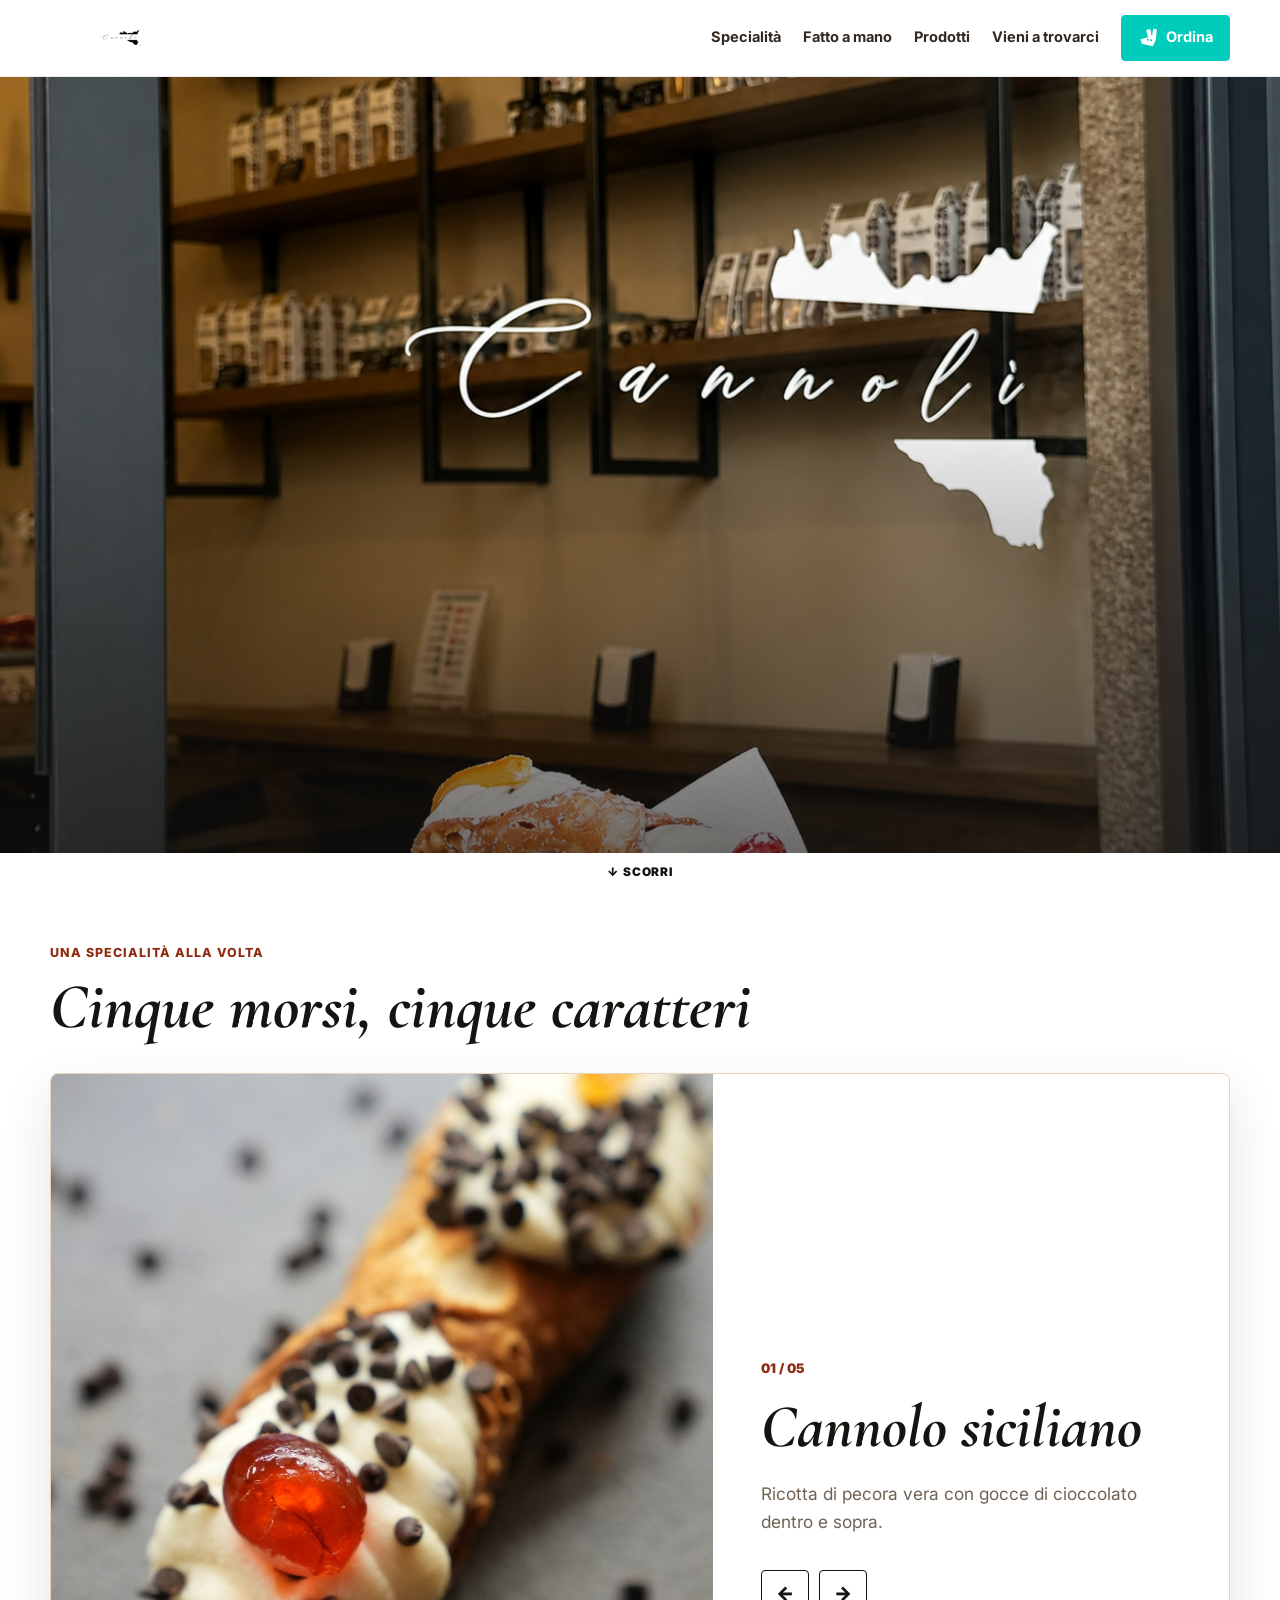
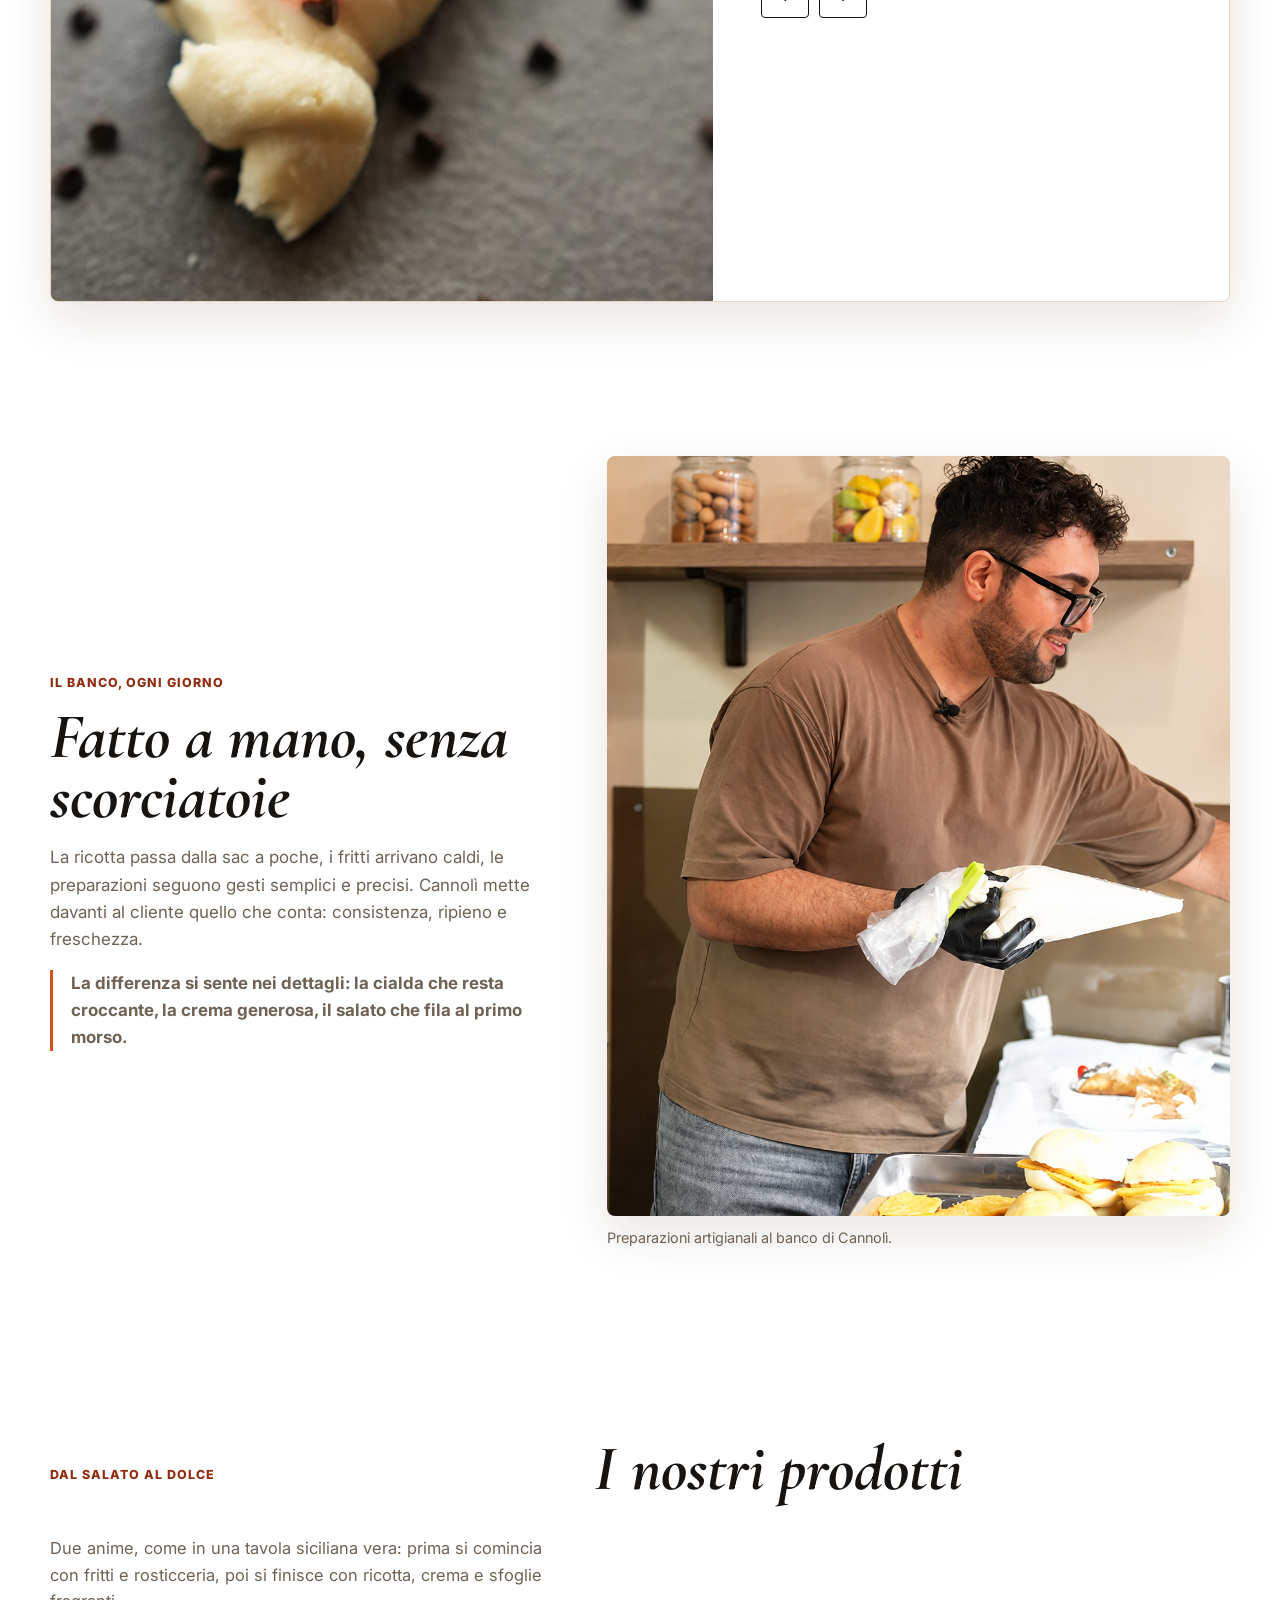
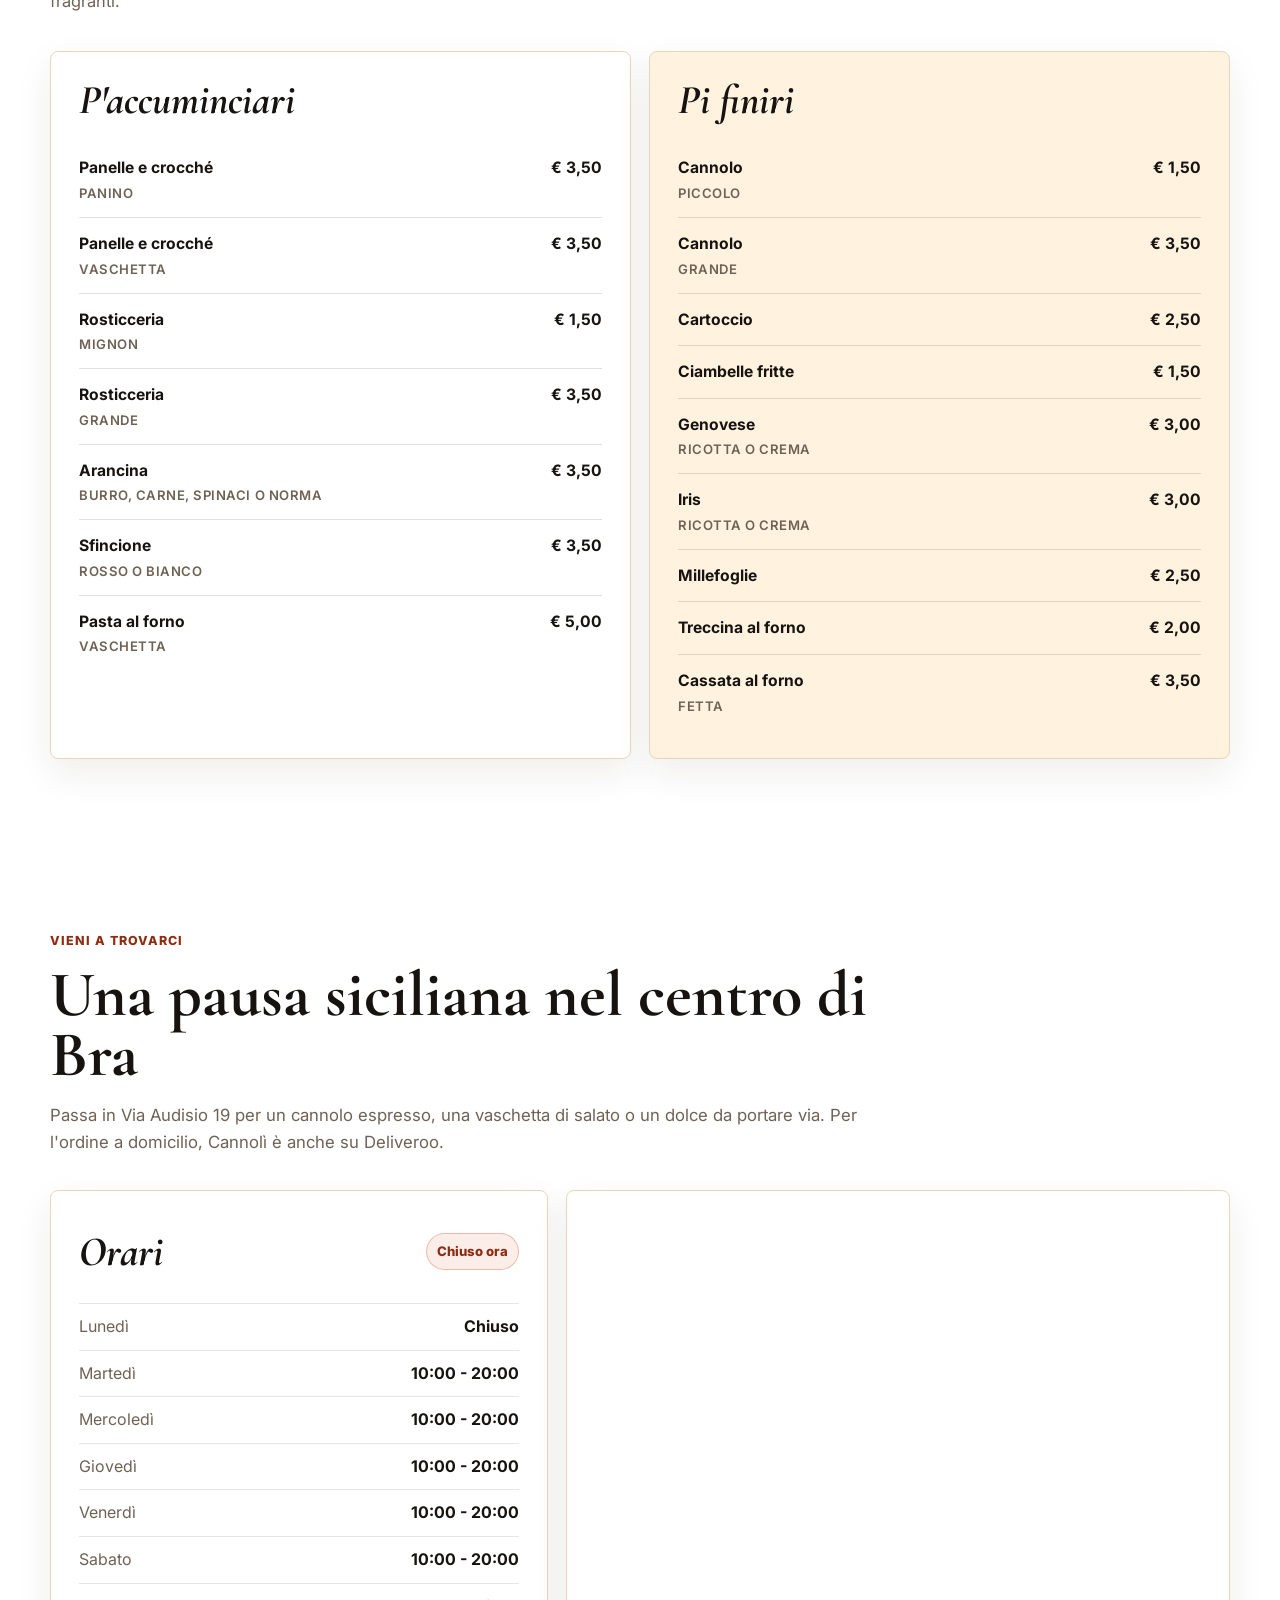
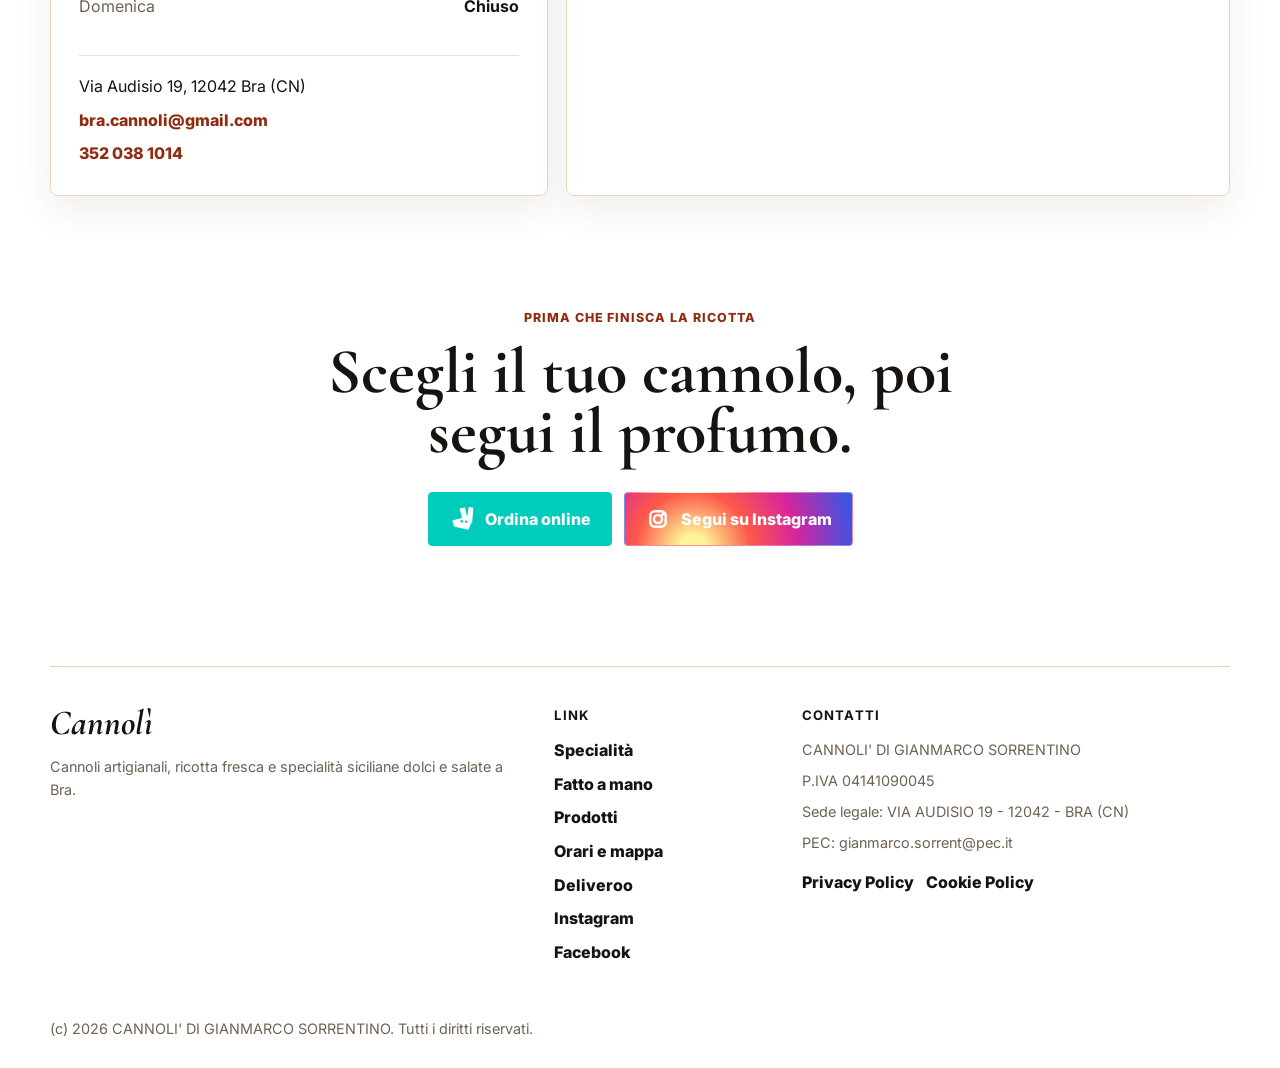
<file: index.html>
<!DOCTYPE html>
<html lang="it">
<head>
  <meta charset="UTF-8" />
  <meta name="viewport" content="width=device-width, initial-scale=1.0" />
  <title>Cannolì Bra | Cannoli artigianali e specialità siciliane</title>
  <meta name="description" content="Cannolì a Bra prepara cannoli artigianali, ricotta fresca e specialità siciliane dolci e salate in Via Audisio 19. Ordina online o passa in negozio." />
  <meta name="robots" content="index, follow" />
  <meta name="theme-color" content="#ffffff" />
  <meta property="og:title" content="Cannolì Bra | Ricotta fresca, Sicilia a Bra" />
  <meta property="og:description" content="Cannoli artigianali, ricotta fresca, arancine e dolci siciliani nel centro di Bra." />
  <meta property="og:type" content="website" />
  <meta property="og:locale" content="it_IT" />
  <meta property="og:image" content="assets/06-hero-1778956558116-gallery.png" />
  <meta name="twitter:card" content="summary_large_image" />
  <link rel="canonical" href="https://cannoli-bra.it/" />
  <link rel="icon" href="assets/07-logo-1778947538419-logo.jpg" type="image/jpeg" />
  <link rel="apple-touch-icon" href="assets/07-logo-1778947538419-logo.jpg" />
  <link rel="manifest" href="manifest.json" />
  <link rel="preconnect" href="https://fonts.googleapis.com" />
  <link rel="preconnect" href="https://fonts.gstatic.com" crossorigin />
  <link href="https://fonts.googleapis.com/css2?family=Cormorant+Garamond:ital,wght@0,600;0,700;1,600;1,700&family=Inter:wght@400;500;600;700&display=swap" rel="stylesheet" />
  <link rel="stylesheet" href="styles.css?v=20260520c" />
  <script type="application/ld+json">
    {
      "@context": "https://schema.org",
      "@type": "Bakery",
      "name": "Cannolì",
      "description": "Locale siciliano a Bra specializzato in cannoli artigianali, ricotta fresca e specialità dolci e salate.",
      "image": "assets/06-hero-1778956558116-gallery.png",
      "telephone": "+39 352 038 1014",
      "email": "bra.cannoli@gmail.com",
      "address": {
        "@type": "PostalAddress",
        "streetAddress": "Via Audisio 19",
        "addressLocality": "Bra",
        "addressRegion": "CN",
        "addressCountry": "IT"
      },
      "servesCuisine": "Siciliana",
      "priceRange": "€",
      "openingHoursSpecification": [
        {
          "@type": "OpeningHoursSpecification",
          "dayOfWeek": ["Tuesday", "Wednesday", "Thursday", "Friday", "Saturday"],
          "opens": "10:00",
          "closes": "20:00"
        }
      ],
      "sameAs": [
        "https://www.instagram.com/cannolibra/",
        "https://www.facebook.com/p/Cannol%C3%AC-61579050500798/"
      ],
      "hasMenu": "https://deliveroo.it/it/menu/cuneo/bra/cannoli-via-audisio-19"
    }
  </script>
</head>
<body>
  <a class="skip-link" href="#contenuto">Salta al contenuto</a>

  <header class="site-header" data-header>
    <nav class="nav-shell" aria-label="Navigazione principale">
      <a class="brand" href="#top" aria-label="Cannolì home">
        <img src="assets/07-logo-1778947538419-logo.jpg" alt="Logo Cannolì" width="1200" height="1200" />
      </a>
      <button class="nav-toggle" type="button" aria-expanded="false" aria-controls="site-menu" aria-label="Apri la navigazione">
        <span></span>
        <span></span>
        <span></span>
      </button>
      <div class="nav-links" id="site-menu" data-menu>
        <a href="#specialita">Specialità</a>
        <a href="#artigianale">Fatto a mano</a>
        <a href="#prodotti">Prodotti</a>
        <a href="#visita">Vieni a trovarci</a>
        <a class="nav-order button-deliveroo" href="https://deliveroo.it/it/menu/cuneo/bra/cannoli-via-audisio-19" target="_blank" rel="noopener">
          <span class="button-brand-mark" aria-hidden="true">
            <svg viewBox="0 0 64 64" focusable="false">
              <path d="M10 34.8l22.1-5.2-6-23.2 13.2-2.9 5.2 24.1 4.1-25.3 11.4 1.9-2.7 33.1-9.9 21.3-35.1-8.3-4.2-14.7 1.9-.8z" fill="currentColor" />
              <circle cx="31.5" cy="37.8" r="3.2" />
              <circle cx="42.4" cy="38.8" r="3.2" />
            </svg>
          </span>
          <span>Ordina</span>
        </a>
      </div>
    </nav>
  </header>

  <main id="contenuto">
    <section class="hero" id="top" aria-labelledby="hero-title">
      <h1 id="hero-title" class="sr-only">Cannolì Bra</h1>
      <img class="hero-image" src="assets/06-hero-1778956558116-gallery.png" alt="Cannolo appena farcito davanti al locale Cannolì a Bra" width="1254" height="1254" data-fallback />
    </section>
    <a class="hero-scroll-cue" href="#specialita" aria-label="Scorri alla sezione Specialità">
      <span aria-hidden="true">&darr;</span>
      <span>Scorri</span>
    </a>

    <section class="split-section" id="specialita" aria-labelledby="specialita-title">
      <div class="section-heading compact">
        <p class="eyebrow">Una specialità alla volta</p>
        <h2 id="specialita-title">Cinque morsi, cinque caratteri</h2>
      </div>

      <div class="split-slider" data-slider tabindex="0" aria-label="Prodotti Cannolì in evidenza">
        <div class="slider-media">
          <img id="slider-image" src="assets/02-dish-1778947605887-cannolosiciliano.jpg" alt="Cannolo siciliano con ricotta e gocce di cioccolato" width="1080" height="1350" data-fallback />
        </div>
        <div class="slider-copy" aria-live="polite">
          <p class="slide-count" data-slide-count>01 / 05</p>
          <h3 data-slide-title>Cannolo siciliano</h3>
          <p data-slide-description>Ricotta di pecora vera con gocce di cioccolato dentro e sopra.</p>
          <div class="slider-controls" aria-label="Controlli prodotti">
            <button class="icon-button" type="button" data-slide-prev aria-label="Prodotto precedente">&larr;</button>
            <button class="icon-button" type="button" data-slide-next aria-label="Prodotto successivo">&rarr;</button>
          </div>
        </div>
      </div>
    </section>

    <section class="craft-section" id="artigianale" aria-labelledby="craft-title">
      <div class="craft-copy">
        <p class="eyebrow">Il banco, ogni giorno</p>
        <h2 id="craft-title">Fatto a mano, senza scorciatoie</h2>
        <p>La ricotta passa dalla sac a poche, i fritti arrivano caldi, le preparazioni seguono gesti semplici e precisi. Cannolì mette davanti al cliente quello che conta: consistenza, ripieno e freschezza.</p>
        <p class="craft-note">La differenza si sente nei dettagli: la cialda che resta croccante, la crema generosa, il salato che fila al primo morso.</p>
      </div>
      <figure class="craft-image" data-parallax>
        <img src="assets/10-other-1778947800091-fotodelproprietario.png" alt="Il proprietario di Cannolì mentre farcisce prodotti artigianali al banco" width="1085" height="1450" loading="lazy" data-fallback />
        <figcaption>Preparazioni artigianali al banco di Cannolì.</figcaption>
      </figure>
    </section>

    <section class="menu-section" id="prodotti" aria-labelledby="prodotti-title">
      <div class="section-heading">
        <p class="eyebrow">Dal salato al dolce</p>
        <h2 id="prodotti-title">I nostri prodotti</h2>
        <p>Due anime, come in una tavola siciliana vera: prima si comincia con fritti e rosticceria, poi si finisce con ricotta, crema e sfoglie fragranti.</p>
      </div>

      <div class="menu-layout">
        <article class="menu-board" aria-labelledby="starter-title">
          <h3 id="starter-title">P'accuminciari</h3>
          <ul class="price-list">
            <li><span><strong>Panelle e crocché</strong><small>Panino</small></span><b>€ 3,50</b></li>
            <li><span><strong>Panelle e crocché</strong><small>Vaschetta</small></span><b>€ 3,50</b></li>
            <li><span><strong>Rosticceria</strong><small>Mignon</small></span><b>€ 1,50</b></li>
            <li><span><strong>Rosticceria</strong><small>Grande</small></span><b>€ 3,50</b></li>
            <li><span><strong>Arancina</strong><small>Burro, carne, spinaci o norma</small></span><b>€ 3,50</b></li>
            <li><span><strong>Sfincione</strong><small>Rosso o bianco</small></span><b>€ 3,50</b></li>
            <li><span><strong>Pasta al forno</strong><small>Vaschetta</small></span><b>€ 5,00</b></li>
          </ul>
        </article>

        <article class="menu-board menu-board-accent" aria-labelledby="dessert-title">
          <h3 id="dessert-title">Pi finiri</h3>
          <ul class="price-list">
            <li><span><strong>Cannolo</strong><small>Piccolo</small></span><b>€ 1,50</b></li>
            <li><span><strong>Cannolo</strong><small>Grande</small></span><b>€ 3,50</b></li>
            <li><span><strong>Cartoccio</strong></span><b>€ 2,50</b></li>
            <li><span><strong>Ciambelle fritte</strong></span><b>€ 1,50</b></li>
            <li><span><strong>Genovese</strong><small>Ricotta o crema</small></span><b>€ 3,00</b></li>
            <li><span><strong>Iris</strong><small>Ricotta o crema</small></span><b>€ 3,00</b></li>
            <li><span><strong>Millefoglie</strong></span><b>€ 2,50</b></li>
            <li><span><strong>Treccina al forno</strong></span><b>€ 2,00</b></li>
            <li><span><strong>Cassata al forno</strong><small>Fetta</small></span><b>€ 3,50</b></li>
          </ul>
        </article>
      </div>
    </section>

    <section class="visit-section" id="visita" aria-labelledby="visit-title">
      <div class="visit-copy">
        <p class="eyebrow">Vieni a trovarci</p>
        <h2 id="visit-title">Una pausa siciliana nel centro di Bra</h2>
        <p>Passa in Via Audisio 19 per un cannolo espresso, una vaschetta di salato o un dolce da portare via. Per l'ordine a domicilio, Cannolì è anche su Deliveroo.</p>
      </div>

      <div class="visit-grid">
        <div class="hours-panel" aria-labelledby="hours-title">
          <div class="hours-head">
            <h3 id="hours-title">Orari</h3>
            <span class="status-badge" data-open-status aria-live="polite">Verifico apertura</span>
          </div>
          <ul class="hours-list">
            <li><span>Lunedì</span><strong>Chiuso</strong></li>
            <li><span>Martedì</span><strong>10:00 - 20:00</strong></li>
            <li><span>Mercoledì</span><strong>10:00 - 20:00</strong></li>
            <li><span>Giovedì</span><strong>10:00 - 20:00</strong></li>
            <li><span>Venerdì</span><strong>10:00 - 20:00</strong></li>
            <li><span>Sabato</span><strong>10:00 - 20:00</strong></li>
            <li><span>Domenica</span><strong>Chiuso</strong></li>
          </ul>
          <div class="contact-stack">
            <address>Via Audisio 19, 12042 Bra (CN)</address>
            <a href="mailto:bra.cannoli@gmail.com">bra.cannoli@gmail.com</a>
            <a href="tel:+393520381014">352 038 1014</a>
          </div>
        </div>

        <div class="map-panel">
          <iframe title="Mappa di Cannolì in Via Audisio 19 a Bra" src="https://www.google.com/maps?q=Via%20Audisio%2019%2C%20Bra%20CN&output=embed" loading="lazy" referrerpolicy="no-referrer-when-downgrade"></iframe>
        </div>
      </div>
    </section>

    <section class="final-cta" id="prima-che-finisca-la-ricotta" aria-labelledby="final-title">
      <p class="eyebrow">Prima che finisca la ricotta</p>
      <h2 id="final-title">Scegli il tuo cannolo, poi segui il profumo.</h2>
      <div class="hero-actions">
        <a class="button button-primary button-deliveroo" href="https://deliveroo.it/it/menu/cuneo/bra/cannoli-via-audisio-19" target="_blank" rel="noopener">
          <span class="button-brand-mark" aria-hidden="true">
            <svg viewBox="0 0 64 64" focusable="false">
              <path d="M10 34.8l22.1-5.2-6-23.2 13.2-2.9 5.2 24.1 4.1-25.3 11.4 1.9-2.7 33.1-9.9 21.3-35.1-8.3-4.2-14.7 1.9-.8z" fill="currentColor" />
              <circle cx="31.5" cy="37.8" r="3.2" />
              <circle cx="42.4" cy="38.8" r="3.2" />
            </svg>
          </span>
          <span>Ordina online</span>
        </a>
        <a class="button button-secondary button-instagram" href="https://www.instagram.com/cannolibra/" target="_blank" rel="noopener">
          <span class="button-brand-mark" aria-hidden="true">
            <svg viewBox="0 0 64 64" focusable="false">
              <rect x="13" y="13" width="38" height="38" rx="11" fill="none" stroke="currentColor" stroke-width="6" />
              <circle cx="32" cy="32" r="10" fill="none" stroke="currentColor" stroke-width="6" />
              <circle cx="44" cy="20" r="3.8" fill="currentColor" />
            </svg>
          </span>
          <span>Segui su Instagram</span>
        </a>
      </div>
    </section>
  </main>

  <footer class="site-footer">
    <div class="footer-brand">
      <strong>Cannolì</strong>
      <p>Cannoli artigianali, ricotta fresca e specialità siciliane dolci e salate a Bra.</p>
    </div>
    <div class="footer-links">
      <h2>Link</h2>
      <a href="#specialita">Specialità</a>
      <a href="#artigianale">Fatto a mano</a>
      <a href="#prodotti">Prodotti</a>
      <a href="#visita">Orari e mappa</a>
      <a href="https://deliveroo.it/it/menu/cuneo/bra/cannoli-via-audisio-19" target="_blank" rel="noopener">Deliveroo</a>
      <a href="https://www.instagram.com/cannolibra/" target="_blank" rel="noopener">Instagram</a>
      <a href="https://www.facebook.com/p/Cannol%C3%AC-61579050500798/" target="_blank" rel="noopener">Facebook</a>
    </div>
    <div class="footer-legal">
      <h2>Contatti</h2>
      <p>CANNOLI' DI GIANMARCO SORRENTINO</p>
      <p>P.IVA 04141090045</p>
      <p>Sede legale: VIA AUDISIO 19 - 12042 - BRA (CN)</p>
      <p>PEC: gianmarco.sorrent@pec.it</p>
      <div class="policy-links">
        <a href="privacy.html">Privacy Policy</a>
        <a href="cookie.html">Cookie Policy</a>
      </div>
    </div>
    <p class="copyright">(c) 2026 CANNOLI' DI GIANMARCO SORRENTINO. Tutti i diritti riservati.</p>
  </footer>

  <script src="script.js?v=20260517b"></script>
</body>
</html>
</file>
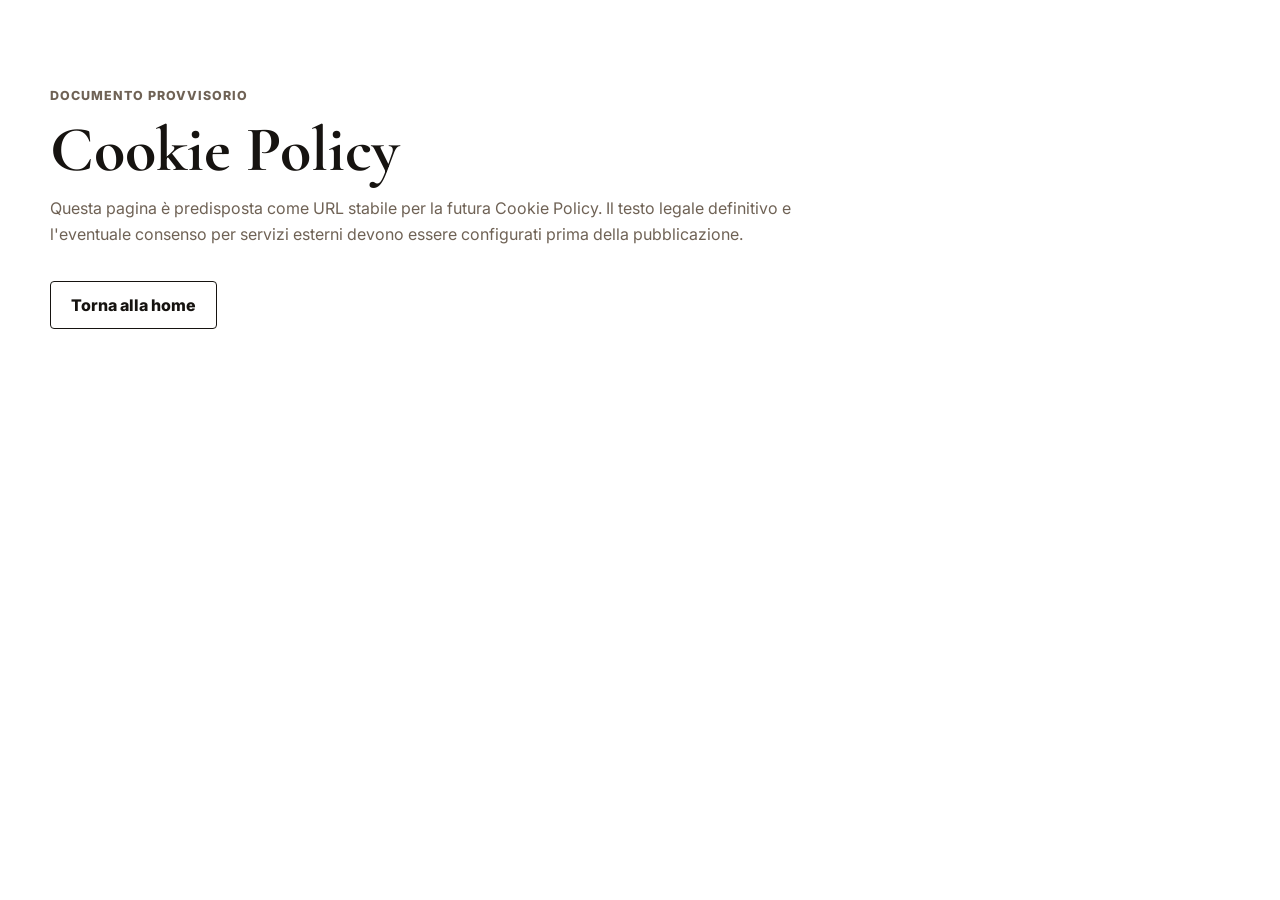
<file: cookie.html>
<!DOCTYPE html>
<html lang="it">
<head>
  <meta charset="UTF-8" />
  <meta name="viewport" content="width=device-width, initial-scale=1.0" />
  <meta name="robots" content="noindex, follow" />
  <title>Cookie Policy | Cannolì Bra</title>
  <meta name="description" content="Pagina predisposta per la futura Cookie Policy di Cannolì Bra." />
  <link rel="preconnect" href="https://fonts.googleapis.com" />
  <link rel="preconnect" href="https://fonts.gstatic.com" crossorigin />
  <link href="https://fonts.googleapis.com/css2?family=Cormorant+Garamond:ital,wght@0,600;0,700;1,600;1,700&family=Inter:wght@400;500;600;700&display=swap" rel="stylesheet" />
  <link rel="stylesheet" href="styles.css" />
</head>
<body>
  <main class="legal-page">
    <p class="eyebrow">Documento provvisorio</p>
    <h1>Cookie Policy</h1>
    <p>Questa pagina è predisposta come URL stabile per la futura Cookie Policy. Il testo legale definitivo e l'eventuale consenso per servizi esterni devono essere configurati prima della pubblicazione.</p>
    <a class="button button-secondary" href="index.html">Torna alla home</a>
  </main>
</body>
</html>
</file>
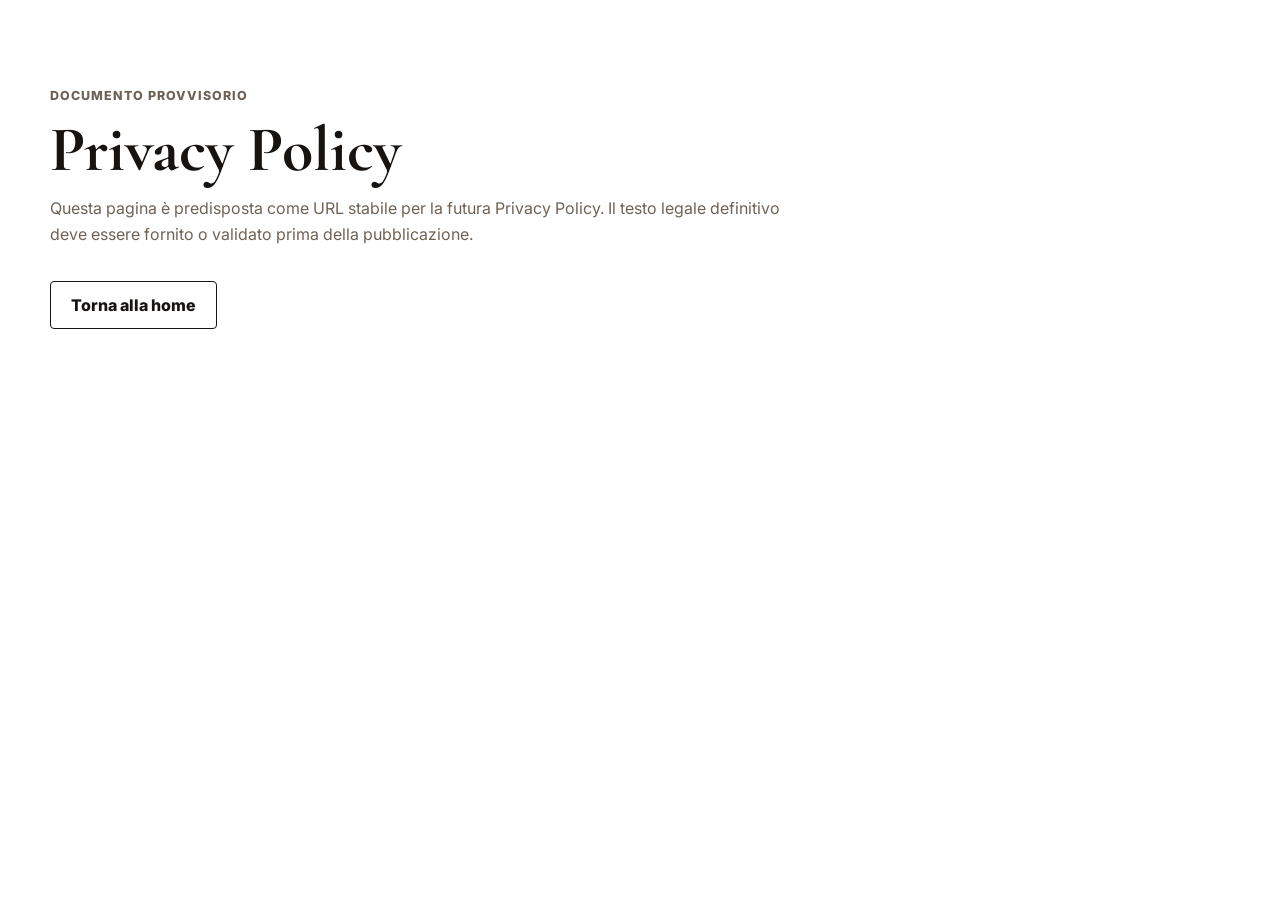
<file: privacy.html>
<!DOCTYPE html>
<html lang="it">
<head>
  <meta charset="UTF-8" />
  <meta name="viewport" content="width=device-width, initial-scale=1.0" />
  <meta name="robots" content="noindex, follow" />
  <title>Privacy Policy | Cannolì Bra</title>
  <meta name="description" content="Pagina predisposta per la futura Privacy Policy di Cannolì Bra." />
  <link rel="preconnect" href="https://fonts.googleapis.com" />
  <link rel="preconnect" href="https://fonts.gstatic.com" crossorigin />
  <link href="https://fonts.googleapis.com/css2?family=Cormorant+Garamond:ital,wght@0,600;0,700;1,600;1,700&family=Inter:wght@400;500;600;700&display=swap" rel="stylesheet" />
  <link rel="stylesheet" href="styles.css" />
</head>
<body>
  <main class="legal-page">
    <p class="eyebrow">Documento provvisorio</p>
    <h1>Privacy Policy</h1>
    <p>Questa pagina è predisposta come URL stabile per la futura Privacy Policy. Il testo legale definitivo deve essere fornito o validato prima della pubblicazione.</p>
    <a class="button button-secondary" href="index.html">Torna alla home</a>
  </main>
</body>
</html>
</file>
<file: styles.css>
:root {
  --cream: #fff8ed;
  --cream-deep: #f2dfc4;
  --surface: #ffffff;
  --ink: #161310;
  --muted: #6f6255;
  --line: #e7d6bd;
  --accent: #d84f1f;
  --accent-dark: #8f2d12;
  --green: #537a45;
  --shadow: 0 18px 50px rgba(55, 34, 18, 0.12);
  --radius: 8px;
  --container: 1180px;
  --display: "Cormorant Garamond", Georgia, serif;
  --body: "Inter", Arial, sans-serif;
}

* {
  box-sizing: border-box;
}

html {
  scroll-behavior: smooth;
}

body {
  margin: 0;
  color: var(--ink);
  background: var(--surface);
  font-family: var(--body);
  font-size: 16px;
  line-height: 1.6;
  letter-spacing: 0;
}

body.menu-open {
  overflow: hidden;
}

img {
  display: block;
  max-width: 100%;
  height: auto;
}

a {
  color: inherit;
  text-decoration: none;
}

button,
a {
  -webkit-tap-highlight-color: transparent;
}

button {
  font: inherit;
}

:focus-visible {
  outline: 3px solid rgba(216, 79, 31, 0.55);
  outline-offset: 4px;
}

.skip-link {
  position: fixed;
  top: 12px;
  left: 12px;
  z-index: 1000;
  transform: translateY(-160%);
  padding: 10px 14px;
  background: var(--ink);
  color: var(--surface);
  border-radius: 4px;
  font-weight: 700;
}

.skip-link:focus {
  transform: translateY(0);
}

.sr-only {
  position: absolute;
  width: 1px;
  height: 1px;
  padding: 0;
  margin: -1px;
  overflow: hidden;
  clip: rect(0, 0, 0, 0);
  white-space: nowrap;
  border: 0;
}

.site-header {
  position: sticky;
  top: 0;
  z-index: 100;
  background: rgba(255, 255, 255, 0.92);
  border-bottom: 1px solid rgba(22, 19, 16, 0.08);
  backdrop-filter: blur(18px);
  transition: box-shadow 180ms ease, background 180ms ease;
}

.site-header.is-scrolled {
  background: rgba(255, 255, 255, 0.98);
  box-shadow: 0 10px 30px rgba(55, 34, 18, 0.08);
}

.nav-shell {
  width: min(100% - 32px, var(--container));
  min-height: 76px;
  margin: 0 auto;
  display: flex;
  align-items: center;
  justify-content: space-between;
  gap: 24px;
}

.brand {
  display: inline-flex;
  align-items: center;
}

.brand img {
  width: 142px;
  height: 48px;
  object-fit: contain;
  object-position: center;
  mix-blend-mode: multiply;
}

.nav-links {
  display: flex;
  align-items: center;
  gap: 22px;
  color: #332820;
  font-size: 0.91rem;
  font-weight: 700;
}

.nav-links a {
  position: relative;
  padding: 8px 0;
}

.nav-links a::after {
  content: "";
  position: absolute;
  left: 0;
  right: 0;
  bottom: 2px;
  height: 2px;
  background: var(--accent);
  transform: scaleX(0);
  transform-origin: left;
  transition: transform 180ms ease;
}

.nav-links a:hover::after,
.nav-links a:focus-visible::after {
  transform: scaleX(1);
}

.nav-links .nav-order {
  display: inline-flex;
  align-items: center;
  justify-content: center;
  gap: 8px;
  padding: 10px 16px;
  color: #ffffff;
  background: #00ccbc;
  border: 1px solid #00ccbc;
  border-radius: 4px;
}

.nav-links .nav-order:hover,
.nav-links .nav-order:focus-visible {
  background: #00b8aa;
  border-color: #00b8aa;
}

.nav-links .nav-order .button-brand-mark {
  width: 20px;
  height: 20px;
  flex-basis: 20px;
}

.nav-links .nav-order::after {
  display: none;
}

.nav-toggle {
  display: none;
  width: 44px;
  height: 44px;
  border: 1px solid var(--line);
  border-radius: 4px;
  background: var(--surface);
  cursor: pointer;
  position: relative;
  flex-shrink: 0;
}

.nav-toggle span {
  display: block;
  width: 20px;
  height: 2px;
  position: absolute;
  top: 50%;
  left: 50%;
  margin: 0;
  background: var(--ink);
  transform: translate(-50%, -50%);
}

.nav-toggle span:first-child {
  transform: translate(-50%, calc(-50% - 6px));
}

.nav-toggle span:last-child {
  transform: translate(-50%, calc(-50% + 6px));
}

.nav-toggle[aria-expanded="true"] span:first-child {
  transform: translate(-50%, -50%) rotate(45deg);
}

.nav-toggle[aria-expanded="true"] span:nth-child(2) {
  opacity: 0;
}

.nav-toggle[aria-expanded="true"] span:last-child {
  transform: translate(-50%, -50%) rotate(-45deg);
}

.hero {
  width: 100%;
  min-height: calc(100vh - 124px);
  min-height: calc(100svh - 124px);
  margin: 0;
  padding: 96px 24px 56px;
  position: relative;
  display: flex;
  align-items: flex-end;
  justify-content: center;
  overflow: hidden;
  background: var(--ink);
}

.hero::after {
  content: "";
  position: absolute;
  inset: 0;
  z-index: 0;
  background: linear-gradient(180deg, rgba(22, 19, 16, 0) 42%, rgba(22, 19, 16, 0.62) 100%);
  pointer-events: none;
}

.hero-image {
  position: absolute;
  inset: 0;
  width: 100%;
  height: 100%;
  max-width: none;
  object-fit: cover;
  object-position: center;
}

.hero-scroll-cue {
  display: flex;
  align-items: center;
  justify-content: center;
  gap: 4px;
  width: 100%;
  margin: 14px auto 0;
  color: var(--ink);
  font-size: 0.74rem;
  font-weight: 900;
  line-height: 1;
  letter-spacing: 0.08em;
  text-transform: uppercase;
  animation: scroll-cue-float 1.55s ease-in-out infinite;
}

.hero-scroll-cue + .split-section {
  padding-top: 64px;
}

@keyframes scroll-cue-float {
  0%,
  100% {
    transform: translateY(0);
  }

  50% {
    transform: translateY(7px);
  }
}

.eyebrow {
  margin: 0 0 14px;
  color: var(--accent-dark);
  font-size: 0.78rem;
  font-weight: 800;
  text-transform: uppercase;
  letter-spacing: 0.08em;
}

.section-heading h2,
.craft-copy h2,
.visit-copy h2,
.final-cta h2,
.legal-page h1 {
  margin: 0;
  font-family: var(--display);
  font-weight: 700;
  line-height: 0.94;
  letter-spacing: 0;
}

#craft-title {
  font-style: italic;
}

.hero-actions {
  display: flex;
  flex-wrap: wrap;
  gap: 12px;
  margin-top: 30px;
}

.hero .hero-actions {
  position: relative;
  z-index: 1;
  justify-content: center;
  margin-top: 0;
}

.button {
  display: inline-flex;
  align-items: center;
  justify-content: center;
  gap: 10px;
  min-height: 48px;
  padding: 13px 20px;
  border: 1px solid var(--ink);
  border-radius: 4px;
  font-weight: 800;
  line-height: 1.15;
  transition: transform 180ms ease, background 180ms ease, color 180ms ease, border-color 180ms ease;
}

.button:hover {
  transform: translateY(-2px);
}

.button-primary {
  color: var(--surface);
  background: var(--accent);
  border-color: var(--accent);
}

.button-primary:hover {
  background: var(--accent-dark);
  border-color: var(--accent-dark);
}

.button-secondary {
  color: var(--ink);
  background: rgba(255, 255, 255, 0.5);
}

.status-badge {
  padding: 7px 10px;
  border: 1px solid var(--line);
  border-radius: 999px;
  background: rgba(255, 255, 255, 0.62);
  color: #4a3d32;
  font-size: 0.82rem;
  font-weight: 800;
}

.hero .button {
  min-width: 190px;
  box-shadow: 0 16px 36px rgba(0, 0, 0, 0.28);
}

.hero .button-secondary {
  color: var(--surface);
  background: rgba(22, 19, 16, 0.76);
  border-color: rgba(255, 255, 255, 0.72);
  backdrop-filter: blur(12px);
}

.hero .button-secondary:hover {
  background: rgba(22, 19, 16, 0.9);
}

.button-brand-mark {
  display: inline-flex;
  align-items: center;
  justify-content: center;
  width: 26px;
  height: 26px;
  flex: 0 0 26px;
}

.button-brand-mark svg {
  display: block;
  width: 100%;
  height: 100%;
}

.button-deliveroo {
  color: #ffffff;
  background: #00ccbc;
  border-color: #00ccbc;
}

.button-deliveroo:hover,
.hero .button-deliveroo:hover {
  background: #00b8aa;
  border-color: #00b8aa;
}

.button-deliveroo circle {
  fill: #00ccbc;
}

.button-deliveroo:hover circle {
  fill: #00b8aa;
}

.button-instagram,
.hero .button-instagram {
  color: #ffffff;
  background:
    radial-gradient(circle at 30% 107%, #fdf497 0 8%, #fd5949 34%, #d6249f 62%, #285aeb 100%);
  border-color: rgba(255, 255, 255, 0.34);
}

.button-instagram:hover,
.hero .button-instagram:hover {
  background:
    radial-gradient(circle at 30% 107%, #fdf497 0 8%, #fd5949 34%, #d6249f 62%, #285aeb 100%);
  border-color: rgba(255, 255, 255, 0.52);
}

figcaption {
  margin-top: 10px;
  color: var(--muted);
  font-size: 0.9rem;
}

.menu-section,
.split-section,
.craft-section,
.visit-section,
.final-cta,
.legal-page {
  width: min(100% - 32px, var(--container));
  margin: 0 auto;
  padding: 86px 0;
}

.section-heading {
  display: grid;
  grid-template-columns: 0.8fr 1fr;
  align-items: end;
  gap: 36px;
  margin-bottom: 36px;
}

.section-heading.compact {
  display: block;
  max-width: 760px;
}

.section-heading h2,
.craft-copy h2,
.visit-copy h2,
.final-cta h2,
.legal-page h1 {
  font-size: 4rem;
}

.section-heading h2,
.menu-board h3 {
  font-style: italic;
}

.section-heading p:not(.eyebrow) {
  margin: 0;
  color: var(--muted);
  font-size: 1.03rem;
}

.menu-layout {
  display: grid;
  grid-template-columns: 1fr 1fr;
  gap: 18px;
}

.menu-board {
  padding: 28px;
  background: rgba(255, 255, 255, 0.78);
  border: 1px solid var(--line);
  border-radius: var(--radius);
  box-shadow: 0 14px 36px rgba(55, 34, 18, 0.08);
}

.menu-board-accent {
  background: #fff2df;
}

.menu-board h3 {
  margin: 0 0 22px;
  font-family: var(--display);
  font-size: 2.55rem;
  line-height: 1;
}

.price-list {
  display: grid;
  gap: 0;
  margin: 0;
  padding: 0;
  list-style: none;
}

.price-list li {
  display: grid;
  grid-template-columns: 1fr auto;
  gap: 20px;
  align-items: baseline;
  padding: 13px 0;
  border-top: 1px solid rgba(111, 98, 85, 0.2);
}

.price-list li:first-child {
  border-top: 0;
}

.price-list strong,
.price-list b {
  font-size: 0.98rem;
}

.price-list b {
  white-space: nowrap;
}

.price-list small {
  display: block;
  margin-top: 2px;
  color: var(--muted);
  font-size: 0.82rem;
  font-weight: 600;
  text-transform: uppercase;
  letter-spacing: 0.04em;
}

.split-slider {
  display: grid;
  grid-template-columns: minmax(0, 1fr) minmax(320px, 0.78fr);
  gap: 0;
  min-height: 560px;
  border: 1px solid var(--line);
  border-radius: var(--radius);
  overflow: hidden;
  background: var(--surface);
  box-shadow: var(--shadow);
}

.slider-media {
  background: #e9dfd1;
}

.slider-media img {
  width: 100%;
  height: 100%;
  min-height: 560px;
  object-fit: cover;
}

.slider-copy {
  display: flex;
  flex-direction: column;
  justify-content: center;
  padding: 48px;
}

.slide-count {
  margin: 0 0 18px;
  color: var(--accent-dark);
  font-size: 0.82rem;
  font-weight: 900;
}

.slider-copy h3 {
  margin: 0;
  font-family: var(--display);
  font-size: 3.8rem;
  font-style: italic;
  line-height: 0.98;
}

.slider-copy p:not(.slide-count) {
  margin: 24px 0 0;
  color: var(--muted);
  font-size: 1.08rem;
}

.slider-controls {
  display: flex;
  gap: 10px;
  margin-top: 34px;
}

.icon-button {
  width: 48px;
  height: 48px;
  border: 1px solid var(--ink);
  border-radius: 4px;
  background: var(--surface);
  color: var(--ink);
  cursor: pointer;
  font-size: 1.2rem;
  font-weight: 900;
  transition: background 180ms ease, color 180ms ease, transform 180ms ease;
}

.icon-button:hover {
  color: var(--surface);
  background: var(--ink);
  transform: translateY(-2px);
}

.icon-button:disabled {
  cursor: not-allowed;
  opacity: 0.45;
}

.craft-section {
  display: grid;
  grid-template-columns: minmax(300px, 0.8fr) 1fr;
  align-items: center;
  gap: 58px;
}

.craft-copy p:not(.eyebrow) {
  max-width: 620px;
  color: var(--muted);
  font-size: 1.06rem;
}

.craft-note {
  padding-left: 18px;
  border-left: 3px solid var(--accent);
  color: #41342b;
  font-weight: 700;
}

.craft-image {
  margin: 0;
}

.craft-image img {
  width: 100%;
  max-height: 760px;
  object-fit: cover;
  object-position: center;
  border-radius: var(--radius);
  box-shadow: var(--shadow);
}

.visit-section {
  padding-bottom: 54px;
}

.visit-copy {
  max-width: 820px;
  margin-bottom: 34px;
}

.visit-copy p:not(.eyebrow) {
  color: var(--muted);
  font-size: 1.05rem;
}

.visit-grid {
  display: grid;
  grid-template-columns: minmax(300px, 0.75fr) 1fr;
  gap: 18px;
}

.hours-panel,
.map-panel {
  min-height: 460px;
  border: 1px solid var(--line);
  border-radius: var(--radius);
  background: rgba(255, 255, 255, 0.72);
  box-shadow: 0 14px 36px rgba(55, 34, 18, 0.08);
}

.hours-panel {
  padding: 28px;
}

.hours-head {
  display: flex;
  align-items: center;
  justify-content: space-between;
  gap: 14px;
}

.hours-head h3 {
  margin: 0;
  font-family: var(--display);
  font-size: 2.6rem;
  font-style: italic;
}

.status-badge.is-open {
  color: #193d18;
  border-color: rgba(83, 122, 69, 0.35);
  background: rgba(83, 122, 69, 0.12);
}

.status-badge.is-closed {
  color: var(--accent-dark);
  border-color: rgba(216, 79, 31, 0.32);
  background: rgba(216, 79, 31, 0.1);
}

.hours-list {
  margin: 18px 0 0;
  padding: 0;
  list-style: none;
}

.hours-list li {
  display: flex;
  justify-content: space-between;
  gap: 20px;
  padding: 10px 0;
  border-top: 1px solid rgba(111, 98, 85, 0.16);
}

.hours-list span {
  color: var(--muted);
}

.hours-list strong {
  text-align: right;
}

.contact-stack {
  display: grid;
  gap: 8px;
  margin-top: 26px;
  padding-top: 18px;
  border-top: 1px solid rgba(111, 98, 85, 0.2);
}

.contact-stack address {
  font-style: normal;
}

.contact-stack a {
  color: var(--accent-dark);
  font-weight: 800;
  overflow-wrap: anywhere;
}

.map-panel {
  overflow: hidden;
}

.map-panel iframe {
  width: 100%;
  height: 100%;
  min-height: 460px;
  border: 0;
}

.final-cta {
  text-align: center;
  padding-top: 58px;
}

.final-cta h2 {
  max-width: 760px;
  margin: 0 auto;
}

.final-cta .hero-actions {
  justify-content: center;
}

.site-footer {
  width: min(100% - 32px, var(--container));
  margin: 34px auto 0;
  padding: 38px 0 28px;
  display: grid;
  grid-template-columns: 1.1fr 0.5fr 1fr;
  gap: 34px;
  border-top: 1px solid var(--line);
}

.footer-brand strong {
  display: block;
  font-family: var(--display);
  font-size: 2.2rem;
  font-style: italic;
  line-height: 1;
}

.footer-brand p,
.footer-legal p,
.copyright {
  color: var(--muted);
  font-size: 0.9rem;
}

.footer-links,
.footer-legal {
  display: grid;
  align-content: start;
  gap: 8px;
}

.footer-links h2,
.footer-legal h2 {
  margin: 0 0 4px;
  font-size: 0.82rem;
  text-transform: uppercase;
  letter-spacing: 0.08em;
}

.footer-links a,
.policy-links a {
  color: var(--ink);
  font-weight: 800;
}

.footer-links a:hover,
.policy-links a:hover,
.contact-stack a:hover {
  color: var(--accent);
}

.footer-legal p {
  margin: 0;
}

.policy-links {
  display: flex;
  flex-wrap: wrap;
  gap: 12px;
  margin-top: 8px;
}

.copyright {
  grid-column: 1 / -1;
  margin: 18px 0 0;
}

.legal-page {
  min-height: 70vh;
}

.legal-page p {
  max-width: 760px;
  color: var(--muted);
}

.legal-page .button {
  margin-top: 18px;
}

.reveal {
  opacity: 0;
  transform: translateY(18px);
  transition: opacity 500ms ease, transform 500ms ease;
}

.reveal.is-visible {
  opacity: 1;
  transform: translateY(0);
}

.is-missing {
  background: repeating-linear-gradient(45deg, #f7ead7 0 12px, #efe0cc 12px 24px);
}

@media (max-width: 980px) {
  .hero {
    min-height: calc(100vh - 124px);
    min-height: calc(100svh - 124px);
    padding: 84px 24px 44px;
  }

  .section-heading,
  .menu-layout,
  .craft-section,
  .visit-grid,
  .site-footer {
    grid-template-columns: 1fr;
  }

  .split-slider {
    grid-template-columns: 1fr;
    min-height: 0;
  }

  .slider-media img {
    height: auto;
    min-height: 0;
    aspect-ratio: 4 / 3;
  }

  .section-heading h2,
  .craft-copy h2,
  .visit-copy h2,
  .final-cta h2,
  .legal-page h1 {
    font-size: 3.1rem;
  }

  .craft-section {
    gap: 28px;
  }
}

@media (max-width: 860px) {
  .nav-toggle {
    display: block;
  }

  .nav-links {
    position: fixed;
    inset: 76px 16px auto 16px;
    display: grid;
    gap: 4px;
    padding: 18px;
    background: var(--surface);
    border: 1px solid var(--line);
    border-radius: var(--radius);
    box-shadow: var(--shadow);
    transform: translateY(-14px);
    opacity: 0;
    pointer-events: none;
    transition: opacity 180ms ease, transform 180ms ease;
  }

  .nav-links.is-open {
    transform: translateY(0);
    opacity: 1;
    pointer-events: auto;
  }

  .nav-links a {
    padding: 12px 10px;
  }

  .nav-links .nav-order {
    text-align: center;
  }
}

@media (max-width: 760px) {
  .menu-section,
  .split-section,
  .craft-section,
  .visit-section,
  .final-cta,
  .legal-page {
    width: min(100% - 24px, var(--container));
  }

  .slider-copy p:not(.slide-count),
  .craft-copy p:not(.eyebrow),
  .visit-copy p:not(.eyebrow) {
    font-size: 1rem;
  }

  .hero-actions {
    display: grid;
  }

  .button {
    width: 100%;
  }

  .section-heading h2,
  .craft-copy h2,
  .visit-copy h2,
  .final-cta h2,
  .legal-page h1 {
    font-size: 2.55rem;
  }

  .menu-board,
  .hours-panel,
  .slider-copy {
    padding: 22px;
  }

  .price-list li {
    grid-template-columns: 1fr;
    gap: 4px;
  }

  .price-list b {
    color: var(--accent-dark);
  }

  .slider-copy h3 {
    font-size: 2.75rem;
  }

  .hours-head {
    align-items: flex-start;
    flex-direction: column;
  }

  .site-footer {
    width: min(100% - 24px, var(--container));
  }
}

@media (max-width: 460px) {
  .brand img {
    width: 118px;
  }

  .hero {
    padding: 72px 18px 32px;
  }

  .hours-list li {
    display: grid;
    gap: 2px;
  }

  .hours-list strong {
    text-align: left;
  }
}

@media (prefers-reduced-motion: reduce) {
  html {
    scroll-behavior: auto;
  }

  *,
  *::before,
  *::after {
    animation-duration: 0.001ms !important;
    animation-iteration-count: 1 !important;
    transition-duration: 0.001ms !important;
  }

  .reveal {
    opacity: 1;
    transform: none;
  }

  .hero-scroll-cue {
    animation: none;
  }
}
</file>
